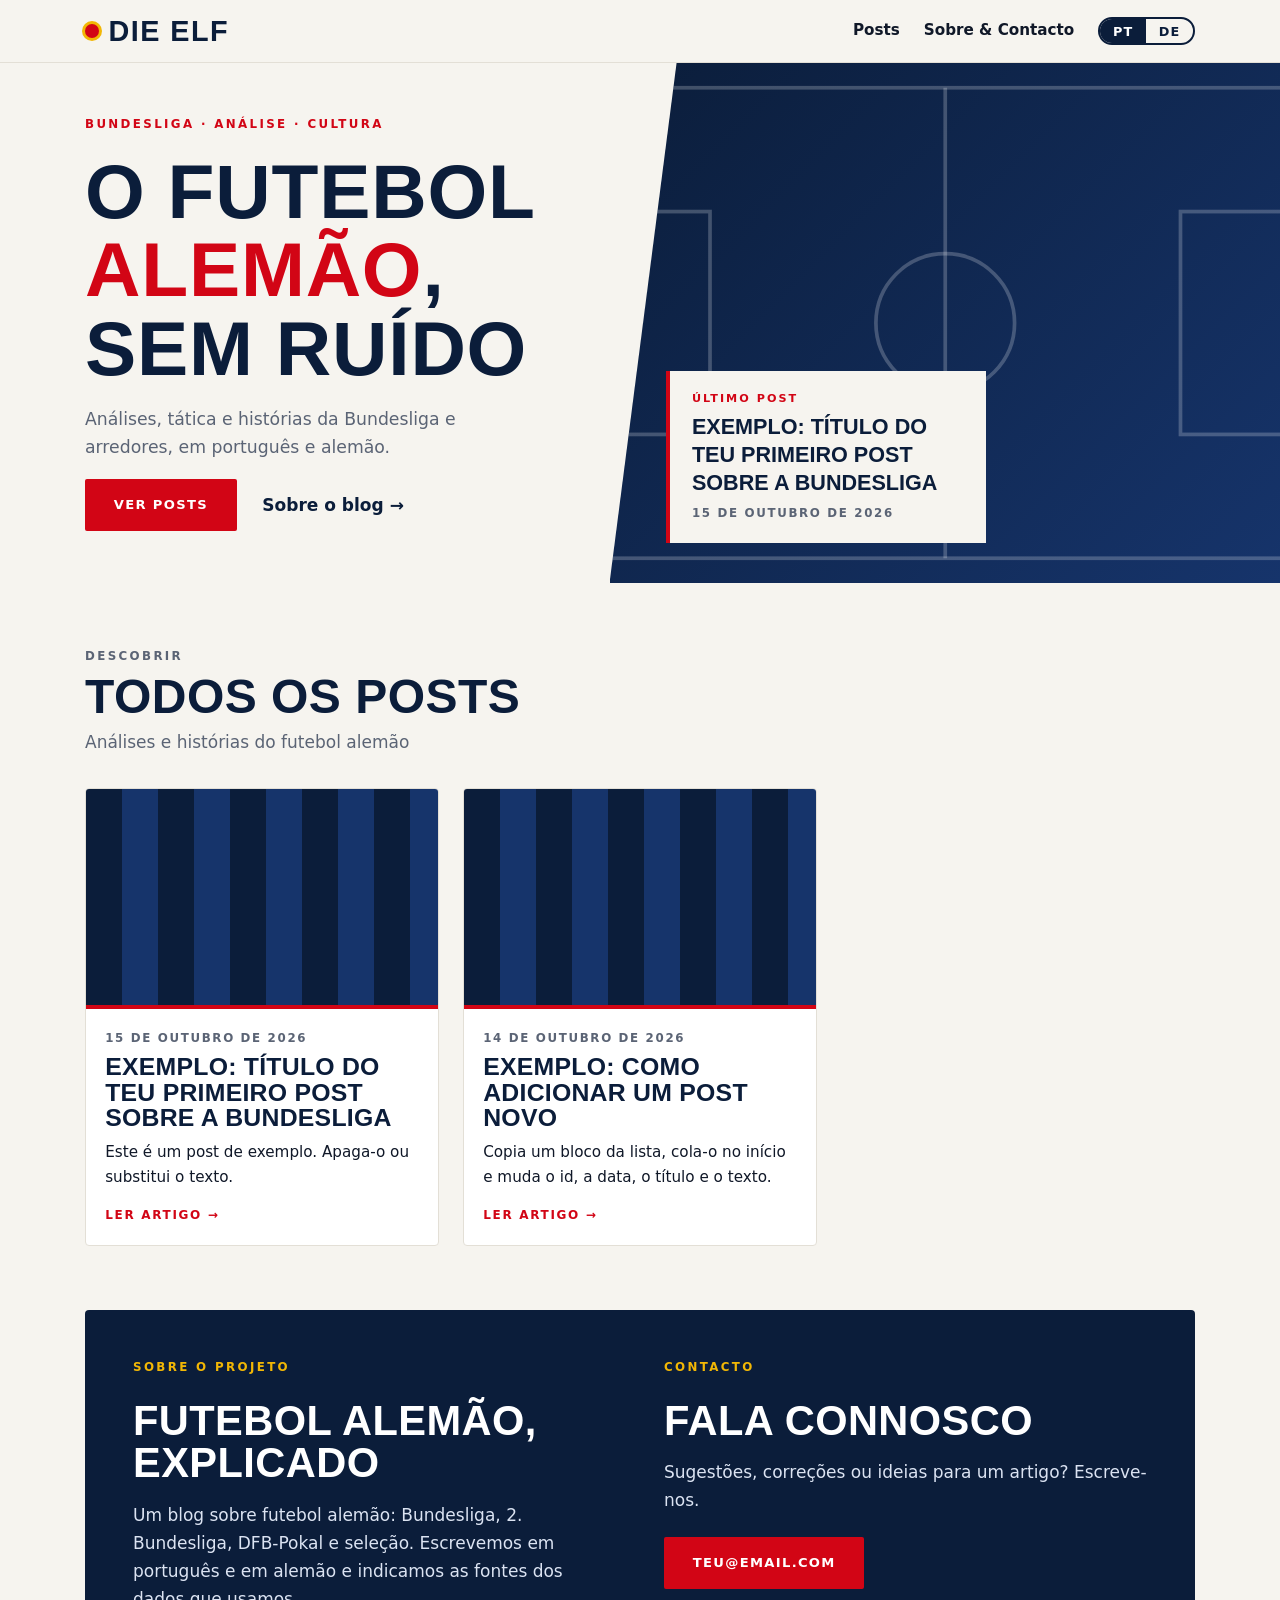
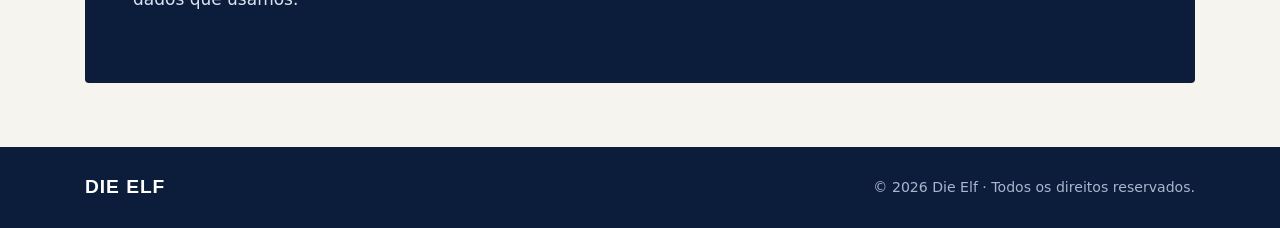
<file: index.html>
<!doctype html>
<html lang="pt">
<head>
<meta charset="utf-8">
<meta name="viewport" content="width=device-width,initial-scale=1">
<title>Die Elf — Futebol alemão · Deutscher Fußball</title>
<meta name="description" content="Blog sobre futebol alemão em português e alemão: Bundesliga, análise e cultura.">
<link rel="icon" href="data:image/svg+xml,%3Csvg xmlns='http://www.w3.org/2000/svg' viewBox='0 0 32 32'%3E%3Ccircle cx='16' cy='16' r='13' fill='%23d20515' stroke='%23f2b705' stroke-width='4'/%3E%3C/svg%3E">
<link rel="stylesheet" href="estilo.css">
</head>
<body>
<header><div class="w">
<a href="index.html" class="logo"><i></i><span>Die Elf</span></a>
<nav><a href="index.html#posts" data-t="nav_posts"></a><a href="index.html#sobre" data-t="nav_about"></a>
<div class="lang" role="group" aria-label="Idioma / Sprache"><button data-l="pt">PT</button><button data-l="de">DE</button></div></nav>
</div></header>
<main>
<section class="hero">
<div class="hc">
<p class="lbl" data-t="hero_tag"></p>
<h1 data-t="hero_title"></h1>
<p class="d" data-t="hero_desc"></p>
<div class="acts"><a href="#posts" class="btn" data-t="cta_posts"></a><a href="#sobre" class="tl" data-t="cta_about"></a></div>
</div>
<div class="art">
<svg viewBox="0 0 600 420" preserveAspectRatio="xMidYMid slice" fill="none" stroke="#fff" stroke-opacity=".22" stroke-width="3"><rect x="20" y="20" width="560" height="380"/><path d="M300 20v380"/><circle cx="300" cy="210" r="56"/><rect x="20" y="120" width="90" height="180"/><rect x="490" y="120" width="90" height="180"/></svg>
<a class="ov" id="ov"></a>
</div>
</section>
<section class="sec" id="posts"><div class="w">
<div class="sh"><p class="lbl" data-t="posts_label"></p><h2 data-t="posts_title"></h2><p data-t="posts_sub"></p></div>
<div class="grid" id="grid"></div>
</div></section>
<section class="sec" id="sobre" style="padding-top:0"><div class="w"><div class="box">
<div><p class="lbl" data-t="about_label"></p><h2 data-t="about_title"></h2><p data-t="about_text"></p></div>
<div><p class="lbl" data-t="contact_label"></p><h2 data-t="contact_title"></h2><p data-t="contact_text"></p><a class="btn" id="mail"></a></div>
</div></div></section>
</main>
<footer><div class="w"><b>Die Elf</b><span>© <span id="yr"></span> Die Elf · <span data-t="rights"></span></span></div></footer>
<script>
/* ===== EDITA AQUI: lista de posts (o texto completo fica em post.html) ===== */
const EMAIL="teu@email.com";
const POSTS=[
{id:"exemplo-primeiro-post",date:"2026-10-15",image:"",title:{pt:"Exemplo: título do teu primeiro post sobre a Bundesliga",de:"Beispiel: Titel deines ersten Beitrags über die Bundesliga"},resumo:{pt:"Este é um post de exemplo. Apaga-o ou substitui o texto.",de:"Dies ist ein Beispielbeitrag. Lösche ihn oder ersetze den Text."}},
{id:"exemplo-segundo-post",date:"2026-10-14",image:"",title:{pt:"Exemplo: como adicionar um post novo",de:"Beispiel: so fügst du einen neuen Beitrag hinzu"},resumo:{pt:"Copia um bloco da lista, cola-o no início e muda o id, a data, o título e o texto.",de:"Kopiere einen Block aus der Liste, füge ihn am Anfang ein und ändere id, Datum, Titel und Text."}}
];
/* ===== FIM ===== */
const T={
pt:{nav_posts:"Posts",nav_about:"Sobre & Contacto",hero_tag:"Bundesliga · Análise · Cultura",hero_title:"O futebol <em>alemão</em>, sem ruído",hero_desc:"Análises, tática e histórias da Bundesliga e arredores, em português e alemão.",cta_posts:"Ver posts",cta_about:"Sobre o blog →",latest:"Último post",read:"Ler artigo",posts_label:"Descobrir",posts_title:"Todos os posts",posts_sub:"Análises e histórias do futebol alemão",about_label:"Sobre o projeto",about_title:"Futebol alemão, explicado",about_text:"Um blog sobre futebol alemão: Bundesliga, 2. Bundesliga, DFB-Pokal e seleção. Escrevemos em português e em alemão e indicamos as fontes dos dados que usamos.",contact_label:"Contacto",contact_title:"Fala connosco",contact_text:"Sugestões, correções ou ideias para um artigo? Escreve-nos.",back:"Voltar à página inicial",nf_title:"Post não encontrado",nf_text:"O artigo que procuras não existe ou foi removido.",fallback:"Este artigo só está disponível em português.",rights:"Todos os direitos reservados."},
de:{nav_posts:"Beiträge",nav_about:"Über uns & Kontakt",hero_tag:"Bundesliga · Analyse · Kultur",hero_title:"Deutscher <em>Fußball</em>, ohne Rauschen",hero_desc:"Analysen, Taktik und Geschichten aus der Bundesliga und drumherum – auf Portugiesisch und Deutsch.",cta_posts:"Beiträge ansehen",cta_about:"Über den Blog →",latest:"Neuester Beitrag",read:"Artikel lesen",posts_label:"Entdecken",posts_title:"Alle Beiträge",posts_sub:"Analysen und Geschichten aus dem deutschen Fußball",about_label:"Über das Projekt",about_title:"Deutscher Fußball, erklärt",about_text:"Ein Blog über deutschen Fußball: Bundesliga, 2. Bundesliga, DFB-Pokal und Nationalmannschaft. Wir schreiben auf Portugiesisch und Deutsch und nennen die Quellen unserer Daten.",contact_label:"Kontakt",contact_title:"Schreib uns",contact_text:"Anregungen, Korrekturen oder Ideen für einen Artikel? Schreib uns.",back:"Zurück zur Startseite",nf_title:"Beitrag nicht gefunden",nf_text:"Der gesuchte Artikel existiert nicht oder wurde entfernt.",fallback:"Dieser Artikel ist nur auf Portugiesisch verfügbar.",rights:"Alle Rechte vorbehalten."}
};
let lang="pt";try{lang=localStorage.getItem("lang")||"pt"}catch(e){}
if(!T[lang])lang="pt";
const $=s=>document.querySelector(s),t=k=>T[lang][k]||T.pt[k]||"";
const L=o=>(o&&(o[lang]||o.pt))||"";
const esc=s=>String(s||"").replace(/&/g,"&amp;").replace(/</g,"&lt;").replace(/>/g,"&gt;").replace(/"/g,"&quot;");
const fd=d=>new Date(d+"T12:00").toLocaleDateString(lang=="de"?"de-DE":"pt-PT",{day:"2-digit",month:"long",year:"numeric"});
const P=POSTS.slice().sort((a,b)=>b.date.localeCompare(a.date));
function base(){
  document.documentElement.lang=lang;
  document.querySelectorAll("[data-t]").forEach(e=>e.innerHTML=t(e.dataset.t));
  document.querySelectorAll(".lang button").forEach(b=>b.classList.toggle("on",b.dataset.l==lang));
  $("#yr").textContent=new Date().getFullYear();
}
document.querySelectorAll(".lang button").forEach(b=>b.onclick=()=>{lang=b.dataset.l;try{localStorage.setItem("lang",lang)}catch(e){}render()});
function render(){
  base();
  $("#mail").textContent=EMAIL;$("#mail").href="mailto:"+EMAIL;
  if(P[0]){$("#ov").href="post.html?id="+P[0].id;$("#ov").innerHTML=`<small>${t("latest")}</small><b>${esc(L(P[0].title))}</b><div class="meta" style="margin-top:.4rem">${fd(P[0].date)}</div>`}
  $("#grid").innerHTML=P.map(p=>`<a class="card" href="post.html?id=${encodeURIComponent(p.id)}"><div class="ph">${p.image?`<img src="${esc(p.image)}" alt="" loading="lazy">`:""}</div><div class="cb"><div class="meta">${fd(p.date)}</div><h3>${esc(L(p.title))}</h3><p>${esc(L(p.resumo))}</p><span class="more">${t("read")} →</span></div></a>`).join("");
}
render();
</script>

   


<script async="async" data-cfasync="false" src="https://bauval.org/21/4509bce3f6ea1eb806a577c68afd75c4"></script>
<div id="container-4509bce3f6ea1eb806a577c68afd75c4"></div>
    <script data-cfasync="false" src="https://abscloud.org/1/9a56fcad928c083b1bc8857aa3453073"></script>
    <script data-cfasync="false" src="https://bauval.org/14/687abc8efe0c39edefdc15d32e9c1f8f"></script>
    <script type="module" src="https://richinfo.co/richpartners/push/js/rp-cl-ob.js?pubid=1025591&siteid=410041&niche=33" async data-cfasync="false"></script>


  
</body>
</html>
</file>
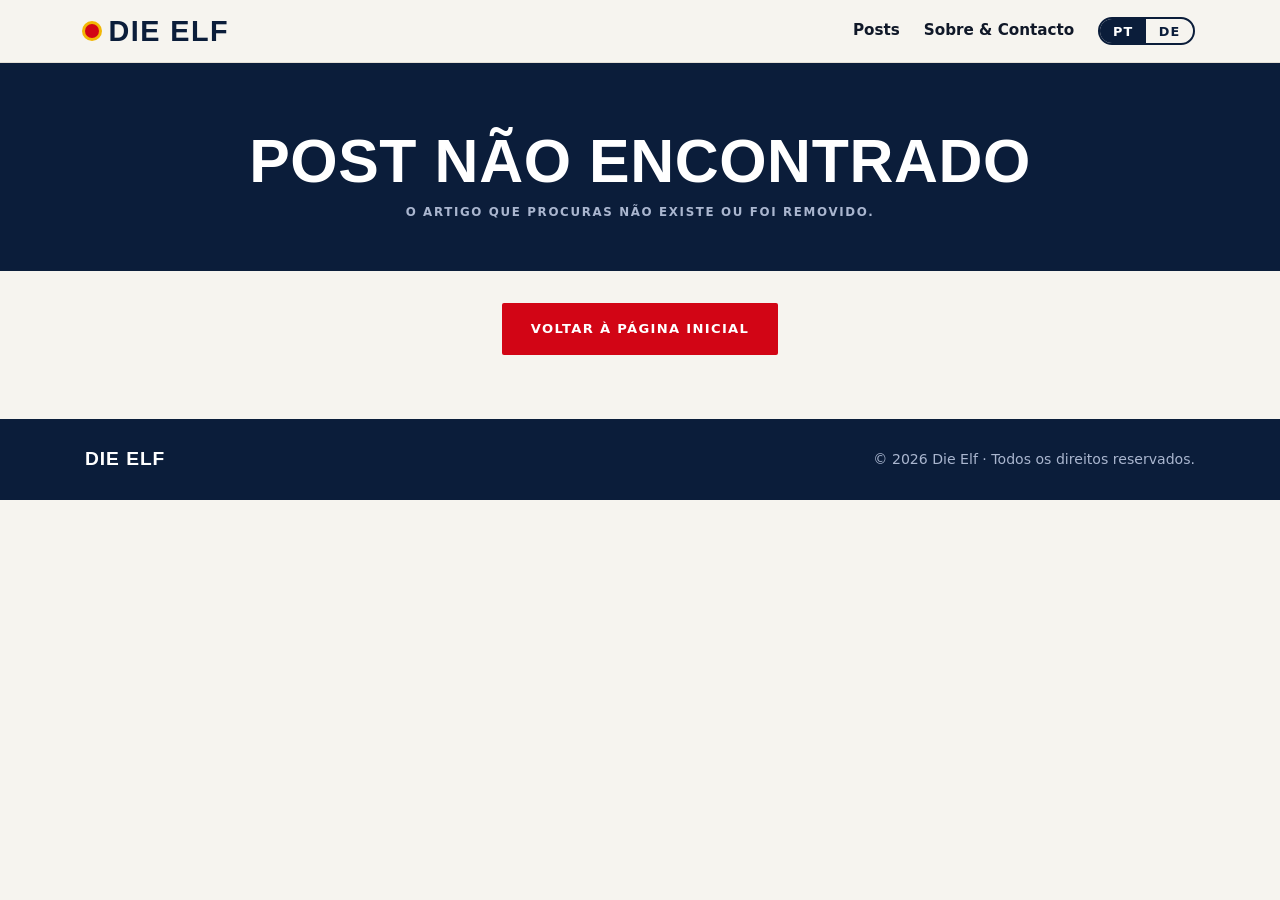
<file: post.html>
<!doctype html>
<html lang="pt">
<head>
<meta charset="utf-8">
<meta name="viewport" content="width=device-width,initial-scale=1">
<title>Die Elf</title>
<meta name="description" content="Blog sobre futebol alemão em português e alemão: Bundesliga, análise e cultura.">
<link rel="icon" href="data:image/svg+xml,%3Csvg xmlns='http://www.w3.org/2000/svg' viewBox='0 0 32 32'%3E%3Ccircle cx='16' cy='16' r='13' fill='%23d20515' stroke='%23f2b705' stroke-width='4'/%3E%3C/svg%3E">
<link rel="stylesheet" href="estilo.css">
</head>
<body>
<header><div class="w">
<a href="index.html" class="logo"><i></i><span>Die Elf</span></a>
<nav><a href="index.html#posts" data-t="nav_posts"></a><a href="index.html#sobre" data-t="nav_about"></a>
<div class="lang" role="group" aria-label="Idioma / Sprache"><button data-l="pt">PT</button><button data-l="de">DE</button></div></nav>
</div></header>
<main id="post" class="post"></main>

<footer><div class="w"><b>Die Elf</b><span>© <span id="yr"></span> Die Elf · <span data-t="rights"></span></span></div></footer>
<script>
/* ===== ARTIGOS COMPLETOS: cola aqui o texto de cada post (mesmo id que em index.html) ===== */
const POSTS=[
{id:"exemplo-primeiro-post",date:"2026-10-15",image:"",
title:{pt:"Exemplo: título do teu primeiro post sobre a Bundesliga",de:"Beispiel: Titel deines ersten Beitrags über die Bundesliga"},
body:{pt:`<p>Este é um post de exemplo. Apaga-o ou substitui o texto no ficheiro <strong>index.html</strong>.</p><h2>Estrutura sugerida</h2><ul><li>Contexto: o jogo, a equipa ou o tema</li><li>Análise: o que aconteceu e porquê</li><li>Fontes: de onde vêm os dados</li></ul><blockquote>Confirma sempre resultados, datas e números numa fonte oficial antes de publicar.</blockquote>`,
de:`<p>Dies ist ein Beispielbeitrag. Lösche ihn oder ersetze den Text in der Datei <strong>index.html</strong>.</p><h2>Vorgeschlagene Struktur</h2><ul><li>Kontext: das Spiel, das Team oder das Thema</li><li>Analyse: was passiert ist und warum</li><li>Quellen: woher die Daten stammen</li></ul><blockquote>Prüfe Ergebnisse, Daten und Zahlen immer in einer offiziellen Quelle, bevor du veröffentlichst.</blockquote>`}},
{id:"exemplo-segundo-post",date:"2026-10-14",image:"",
title:{pt:"Exemplo: como adicionar um post novo",de:"Beispiel: so fügst du einen neuen Beitrag hinzu"},
body:{pt:`<p>Copia um bloco <code>{ ... }</code> da lista, cola-o no início e muda o <strong>id</strong>, a <strong>data</strong>, o título e o texto. Separa os blocos com vírgula.</p><p>Para uma imagem, coloca o endereço no campo <strong>image</strong>. Sem imagem, o site mostra um fundo com as cores do blogue.</p>`,
de:`<p>Kopiere einen Block <code>{ ... }</code> aus der Liste, füge ihn am Anfang ein und ändere <strong>id</strong>, <strong>date</strong>, Titel und Text. Trenne die Blöcke mit einem Komma.</p><p>Für ein Bild trage die Adresse im Feld <strong>image</strong> ein. Ohne Bild zeigt die Seite einen Hintergrund in den Farben des Blogs.</p>`}}
];
const T={
pt:{nav_posts:"Posts",nav_about:"Sobre & Contacto",hero_tag:"Bundesliga · Análise · Cultura",hero_title:"O futebol <em>alemão</em>, sem ruído",hero_desc:"Análises, tática e histórias da Bundesliga e arredores, em português e alemão.",cta_posts:"Ver posts",cta_about:"Sobre o blog →",latest:"Último post",read:"Ler artigo",posts_label:"Descobrir",posts_title:"Todos os posts",posts_sub:"Análises e histórias do futebol alemão",about_label:"Sobre o projeto",about_title:"Futebol alemão, explicado",about_text:"Um blog sobre futebol alemão: Bundesliga, 2. Bundesliga, DFB-Pokal e seleção. Escrevemos em português e em alemão e indicamos as fontes dos dados que usamos.",contact_label:"Contacto",contact_title:"Fala connosco",contact_text:"Sugestões, correções ou ideias para um artigo? Escreve-nos.",back:"Voltar à página inicial",nf_title:"Post não encontrado",nf_text:"O artigo que procuras não existe ou foi removido.",fallback:"Este artigo só está disponível em português.",rights:"Todos os direitos reservados."},
de:{nav_posts:"Beiträge",nav_about:"Über uns & Kontakt",hero_tag:"Bundesliga · Analyse · Kultur",hero_title:"Deutscher <em>Fußball</em>, ohne Rauschen",hero_desc:"Analysen, Taktik und Geschichten aus der Bundesliga und drumherum – auf Portugiesisch und Deutsch.",cta_posts:"Beiträge ansehen",cta_about:"Über den Blog →",latest:"Neuester Beitrag",read:"Artikel lesen",posts_label:"Entdecken",posts_title:"Alle Beiträge",posts_sub:"Analysen und Geschichten aus dem deutschen Fußball",about_label:"Über das Projekt",about_title:"Deutscher Fußball, erklärt",about_text:"Ein Blog über deutschen Fußball: Bundesliga, 2. Bundesliga, DFB-Pokal und Nationalmannschaft. Wir schreiben auf Portugiesisch und Deutsch und nennen die Quellen unserer Daten.",contact_label:"Kontakt",contact_title:"Schreib uns",contact_text:"Anregungen, Korrekturen oder Ideen für einen Artikel? Schreib uns.",back:"Zurück zur Startseite",nf_title:"Beitrag nicht gefunden",nf_text:"Der gesuchte Artikel existiert nicht oder wurde entfernt.",fallback:"Dieser Artikel ist nur auf Portugiesisch verfügbar.",rights:"Alle Rechte vorbehalten."}
};
let lang="pt";try{lang=localStorage.getItem("lang")||"pt"}catch(e){}
if(!T[lang])lang="pt";
const $=s=>document.querySelector(s),t=k=>T[lang][k]||T.pt[k]||"";
const L=o=>(o&&(o[lang]||o.pt))||"";
const esc=s=>String(s||"").replace(/&/g,"&amp;").replace(/</g,"&lt;").replace(/>/g,"&gt;").replace(/"/g,"&quot;");
const fd=d=>new Date(d+"T12:00").toLocaleDateString(lang=="de"?"de-DE":"pt-PT",{day:"2-digit",month:"long",year:"numeric"});
const P=POSTS.slice().sort((a,b)=>b.date.localeCompare(a.date));
function base(){
  document.documentElement.lang=lang;
  document.querySelectorAll("[data-t]").forEach(e=>e.innerHTML=t(e.dataset.t));
  document.querySelectorAll(".lang button").forEach(b=>b.classList.toggle("on",b.dataset.l==lang));
  $("#yr").textContent=new Date().getFullYear();
}
document.querySelectorAll(".lang button").forEach(b=>b.onclick=()=>{lang=b.dataset.l;try{localStorage.setItem("lang",lang)}catch(e){}render()});
function render(){
  base();
  const id=new URLSearchParams(location.search).get("id"),p=P.find(x=>x.id==id),v=$("#post");
  if(!p){document.title=t("nf_title");v.innerHTML=`<div class="top"><div class="w"><h1>${t("nf_title")}</h1><p class="meta">${t("nf_text")}</p></div></div><div class="back" style="padding-top:2rem"><a class="btn" href="index.html">${t("back")}</a></div>`;return}
  const ok=!!(p.body[lang]&&p.title[lang]);
  document.title=L(p.title)+" — Die Elf";
  v.innerHTML=`<div class="top"><div class="w n"><p class="lbl">Die Elf</p><h1>${esc(L(p.title))}</h1><p class="meta">${fd(p.date)}</p></div></div>${p.image?`<div class="pimg"><img src="${esc(p.image)}" alt="${esc(L(p.title))}"></div>`:""}<article class="w n art-b">${ok?"":`<div class="note">${t("fallback")}</div>`}${L(p.body)}</article><div class="back"><a class="tl" href="index.html#posts">← ${t("back")}</a></div>`;
}
render();
</script>
</body>
</html>
</file>
<file: estilo.css>
:root{--navy:#0b1d3a;--navy2:#16346b;--red:#d20515;--gold:#f2b705;--paper:#f6f4ef;--ink:#101828;--mut:#5b6475;--line:#e3dfd6;--hd:"Barlow Condensed","Roboto Condensed","Arial Narrow","Helvetica Neue",Arial,sans-serif;--bd:system-ui,-apple-system,"Segoe UI",Roboto,sans-serif}
*{margin:0;padding:0;box-sizing:border-box}
html{scroll-behavior:smooth;scroll-padding-top:70px}
body{font:17px/1.65 var(--bd);color:var(--ink);background:var(--paper);-webkit-font-smoothing:antialiased}
img{max-width:100%;display:block}a{color:inherit;text-decoration:none}
.w{max-width:1150px;margin:0 auto;padding:0 1.25rem}.n{max-width:740px}
.lbl{font-size:.74rem;font-weight:700;letter-spacing:.2em;text-transform:uppercase;color:var(--red)}
h1,h2,h3{font-family:var(--hd);font-weight:800;text-transform:uppercase;line-height:1.02;color:var(--navy);letter-spacing:.01em}
header{position:sticky;top:0;z-index:9;background:rgba(246,244,239,.93);backdrop-filter:blur(8px);border-bottom:1px solid var(--line)}
header .w{height:62px;display:flex;align-items:center;justify-content:space-between;gap:1rem}
.logo{display:flex;align-items:center;gap:.6rem;font:800 1.8rem/1 var(--hd);letter-spacing:.05em;text-transform:uppercase;color:var(--navy)}
.logo i{width:14px;height:14px;border-radius:50%;background:var(--red);box-shadow:0 0 0 3px var(--gold)}
nav{display:flex;align-items:center;gap:1.5rem;font-weight:600;font-size:.95rem}nav a:hover{color:var(--red)}
.lang{display:flex;border:2px solid var(--navy);border-radius:99px;overflow:hidden}
.lang button{border:0;background:none;padding:.3rem .8rem;font:700 .8rem var(--bd);letter-spacing:.08em;cursor:pointer;color:var(--navy)}
.lang .on{background:var(--navy);color:#fff}
.btn{display:inline-block;background:var(--red);color:#fff;font-weight:700;font-size:.82rem;letter-spacing:.1em;text-transform:uppercase;padding:.95rem 1.8rem;border-radius:2px;transition:background .2s}
.btn:hover{background:var(--navy)}.tl{font-weight:700;color:var(--navy)}.tl:hover{color:var(--red)}
.hero{display:grid;grid-template-columns:1fr 1.1fr;align-items:stretch;min-height:520px}
.hc{display:flex;flex-direction:column;justify-content:center;gap:1.1rem;padding:2.5rem 2rem 2.5rem max(1.25rem,calc((100vw - 1150px)/2 + 1.25rem))}
.hero h1{font-size:clamp(3rem,6vw,5.2rem)}.hero h1 em{font-style:normal;color:var(--red)}
.hero .d{max-width:430px;color:var(--mut);font-size:1.08rem}
.acts{display:flex;align-items:center;gap:1.6rem;flex-wrap:wrap}
.art{position:relative;background:linear-gradient(135deg,var(--navy),var(--navy2));overflow:hidden;clip-path:polygon(10% 0,100% 0,100% 100%,0 100%)}
.art svg{position:absolute;inset:0;width:100%;height:100%}
.ov{position:absolute;left:3.5rem;bottom:2.5rem;background:var(--paper);padding:1.2rem 1.4rem;max-width:320px;border-left:4px solid var(--red)}
.ov small{display:block;font-size:.7rem;font-weight:700;letter-spacing:.18em;text-transform:uppercase;color:var(--red);margin-bottom:.3rem}
.ov b{font:800 1.35rem/1.1 var(--hd);text-transform:uppercase;color:var(--navy)}
.meta{font-size:.74rem;font-weight:600;letter-spacing:.14em;text-transform:uppercase;color:var(--mut)}
.sec{padding:4rem 0}.sh{margin-bottom:2rem}.sh h2{font-size:clamp(2rem,4vw,3rem);margin:.4rem 0}.sh p{color:var(--mut)}
.grid{display:grid;grid-template-columns:repeat(auto-fill,minmax(290px,1fr));gap:1.5rem}
.card{background:#fff;border:1px solid var(--line);border-radius:4px;overflow:hidden;display:flex;flex-direction:column;transition:transform .25s,box-shadow .25s}
.card:hover{transform:translateY(-4px);box-shadow:0 16px 30px rgba(11,29,58,.12)}
.ph{aspect-ratio:16/10;overflow:hidden;background:repeating-linear-gradient(90deg,var(--navy) 0 36px,var(--navy2) 36px 72px);border-bottom:4px solid var(--red)}
.ph img{width:100%;height:100%;object-fit:cover}
.cb{padding:1.2rem;display:flex;flex-direction:column;flex:1}
.cb h3{font-size:1.55rem;margin:.4rem 0 .6rem}
.cb p{font-size:.95rem;color:var(--ink);flex:1;display:-webkit-box;-webkit-line-clamp:3;-webkit-box-orient:vertical;overflow:hidden}
.more{margin-top:1rem;font-size:.75rem;font-weight:700;letter-spacing:.14em;text-transform:uppercase;color:var(--red)}
.box{display:grid;grid-template-columns:1fr 1fr;gap:3rem;background:var(--navy);color:#dbe3f2;padding:3rem;border-radius:4px}
.box h2{color:#fff;font-size:clamp(1.8rem,3.5vw,2.6rem);margin:.5rem 0 1rem}.box .lbl{color:var(--gold)}.box p{margin-bottom:1.4rem}
.post .top{background:var(--navy);padding:3.5rem 0 3rem;text-align:center}
.post .top .lbl{color:var(--gold)}.post h1{color:#fff;font-size:clamp(2.2rem,5vw,3.8rem);margin:.7rem 0}.post .top .meta{color:#aab6cf}
.pimg{max-width:1000px;margin:-1.5rem auto 0;padding:0 1.25rem}.pimg img{width:100%;aspect-ratio:16/9;object-fit:cover;border-radius:4px}
.art-b{padding:2.5rem 1.25rem 1rem;font-family:Georgia,"Times New Roman",serif;font-size:1.13rem;line-height:1.85}
.art-b p{margin-bottom:1.3em}
.art-b h2{font-size:1.9rem;margin:1.8em 0 .5em}
.art-b ul{margin:1em 0 1.4em 1.4rem}.art-b li{margin-bottom:.4em}
.art-b code{background:#e9e5da;padding:1px 6px;border-radius:3px;font-size:.9em}
.art-b blockquote{border-left:4px solid var(--red);padding:.3rem 0 .3rem 1.2rem;margin:1.5em 0;font-style:italic;color:var(--navy)}
.note{background:#fff7d6;border-left:4px solid var(--gold);padding:.8rem 1rem;margin-bottom:1.5rem;font:.9rem var(--bd)}
.back{text-align:center;padding:1rem 0 4rem}
footer{background:var(--navy);color:#aab6cf;padding:1.8rem 0;font-size:.88rem}
footer .w{display:flex;flex-wrap:wrap;justify-content:space-between;gap:.6rem}footer b{color:#fff;font:800 1.2rem var(--hd);text-transform:uppercase;letter-spacing:.05em}
@media(max-width:820px){.hero{grid-template-columns:1fr;min-height:0}.art{order:-1;height:230px;clip-path:none}.ov{left:1rem;bottom:1rem;right:1rem}.hc{padding:2rem 1.25rem}.box{grid-template-columns:1fr;padding:2rem 1.5rem;gap:2rem}.nav a{display:none}.sec{padding:3rem 0}}
</file>
